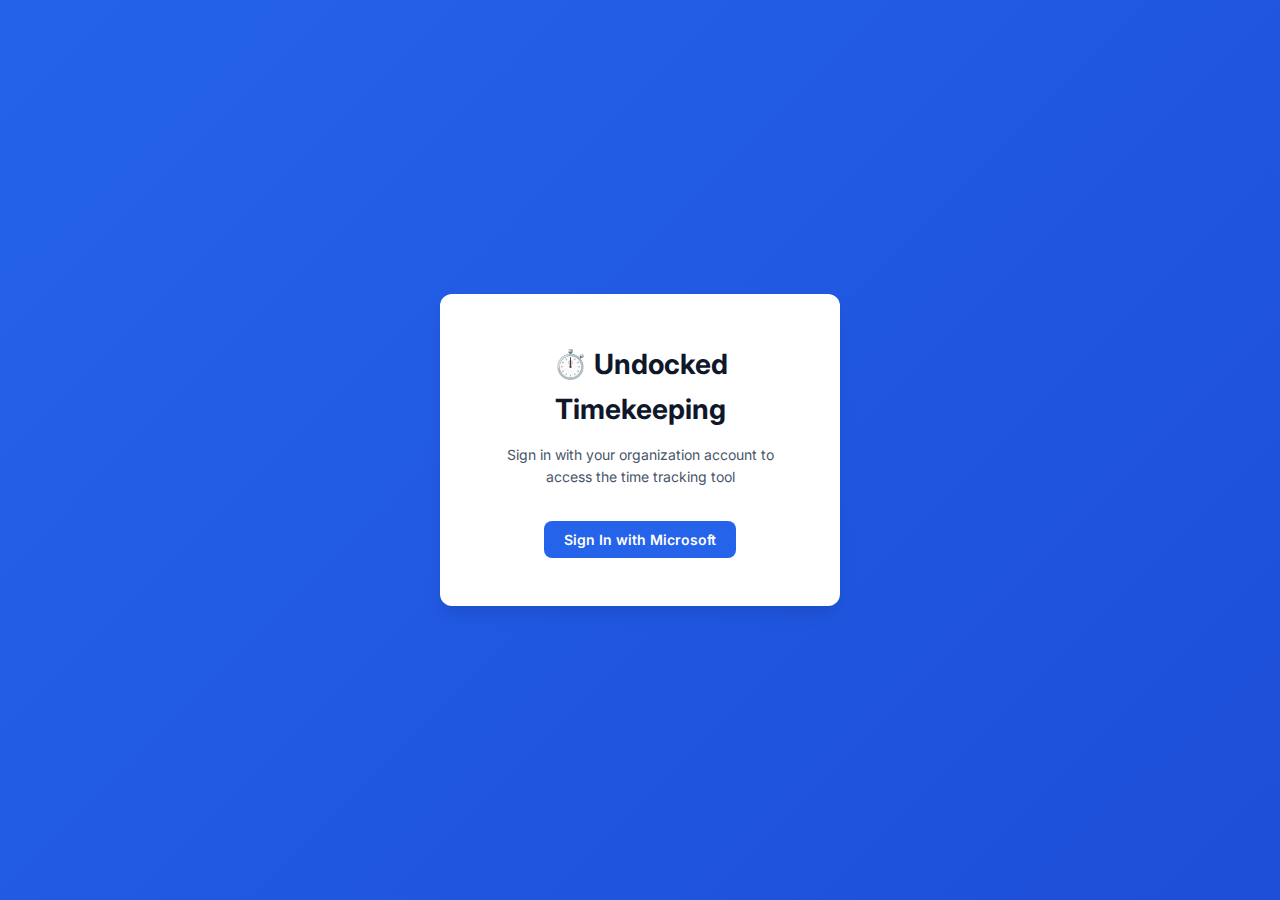
<file: index.html>
<!DOCTYPE html>
<html lang="en">
<head>
  <meta charset="UTF-8" />
  <meta name="viewport" content="width=device-width, initial-scale=1.0" />
  <title>Undocked Timekeeping</title>
  <link rel="stylesheet" href="styles.css" />
  <link rel="preconnect" href="https://fonts.googleapis.com">
  <link rel="preconnect" href="https://fonts.gstatic.com" crossorigin>
  <link href="https://fonts.googleapis.com/css2?family=Inter:wght@400;500;600;700&display=swap" rel="stylesheet">
  <script src="https://alcdn.msauth.net/browser/2.38.0/js/msal-browser.min.js"></script>
</head>
<body>
  <!-- Sign In Page -->
  <div id="signinPage" class="signin-container">
    <div class="signin-card">
      <h1>⏱️ Undocked Timekeeping</h1>
      <p>Sign in with your organization account to access the time tracking tool</p>
      <button class="btn btn-primary" onclick="handleSignIn()">
        Sign In with Microsoft
      </button>
    </div>
  </div>

  <!-- Main Application -->
  <div id="mainApp" class="app-container hidden">
    
    <!-- Sidebar -->
    <aside class="sidebar">
      <div class="sidebar-header">
        <h1>⏱️ Undocked</h1>
        <div class="user-email" id="currentUserEmail">Loading...</div>
      </div>

      <nav class="sidebar-nav">
  <div class="nav-item active" onclick="navigateTo('timeEntry')">
    <span class="nav-icon">📝</span>
    <span>My Time</span>
  </div>
  <div class="nav-item" onclick="navigateTo('metrics')">
    <span class="nav-icon">📊</span>
    <span>Metrics</span>
  </div>
  <div class="nav-item hidden" id="adminNav" onclick="navigateTo('admin')">
    <span class="nav-icon">⚙️</span>
    <span>Admin</span>
  </div>
</nav>

      <div class="sidebar-footer">
        <button class="btn btn-secondary" style="width: 100%;" onclick="handleSignOut()">
          Sign Out
        </button>
      </div>
    </aside>

    <!-- Main Content -->
    <main class="main-content">
      <!-- Time Entry View -->
      <div id="timeEntryView">
        <header class="content-header">
          <h2>My Time Entry</h2>
        </header>
        <div class="content-body">
          <div id="timeEntryContent"></div>
          <div id="myEntriesContent"></div>
        </div>
      </div>

      <!-- Admin View -->
      <div id="adminView" class="hidden">
        <header class="content-header">
          <h2>Admin Panel</h2>
        </header>
        <div class="content-body">
          <div id="adminContent"></div>
        </div>
      </div>

       <!-- Metrics View -->
<div id="metricsView" class="hidden">
  <header class="content-header">
    <h2>Metrics</h2>
  </header>
  <div class="content-body">
    <div id="metricsContent"></div>
  </div>
</div>
    </main>
  </div>
  
  <!-- Load Scripts -->
  <script src="config.js"></script>
  <script src="utils.js"></script>
  <script src="auth.js"></script>
  <script src="timeentry.js"></script>
  <script src="admin.js"></script>
  <script src="metrics.js"></script>

  <script>
    // Navigation
    function navigateTo(view) {
  // Update nav items
  document.querySelectorAll('.nav-item').forEach(item => {
    item.classList.remove('active');
  });
  event.target.closest('.nav-item').classList.add('active');

  // Show/hide views
  document.getElementById('timeEntryView').classList.add('hidden');
  document.getElementById('metricsView').classList.add('hidden');
  document.getElementById('adminView').classList.add('hidden');

  if (view === 'timeEntry') {
    document.getElementById('timeEntryView').classList.remove('hidden');
  } else if (view === 'metrics') {
    document.getElementById('metricsView').classList.remove('hidden');
    if (!metricsManager.initialized) {
      metricsManager.initialize();
    }
  } else if (view === 'admin') {
    document.getElementById('adminView').classList.remove('hidden');
    if (!adminManager.clients.length) {
      adminManager.initialize();
    }
  }
}

    // Sign In Handler
    async function handleSignIn() {
      const result = await authManager.signIn();
      
      if (result.success) {
        document.getElementById('signinPage').classList.add('hidden');
        document.getElementById('mainApp').classList.remove('hidden');
        initializeApp(result);
      } else {
        UI.showError('Sign-in failed. Please try again.');
      }
    }

    // Sign Out Handler
    async function handleSignOut() {
      const result = await authManager.signOut();
      if (result.success) {
        window.location.reload();
      }
    }

    // Initialize App
    function initializeApp(authResult) {
      // Display user email
      document.getElementById('currentUserEmail').textContent = authResult.user.username;

      // Show admin nav if admin
      if (authResult.isAdmin) {
        document.getElementById('adminNav').classList.remove('hidden');
      }

      // Initialize time entry manager
      timeEntryManager.initialize();
    }

    // On Page Load - Try Silent Sign-In
    window.addEventListener('DOMContentLoaded', async () => {
      const result = await authManager.silentSignIn();
      
      if (result.success) {
        document.getElementById('signinPage').classList.add('hidden');
        document.getElementById('mainApp').classList.remove('hidden');
        initializeApp(result);
      } else {
        document.getElementById('signinPage').classList.remove('hidden');
      }
    });
  </script>
</body>
</html>
</file>
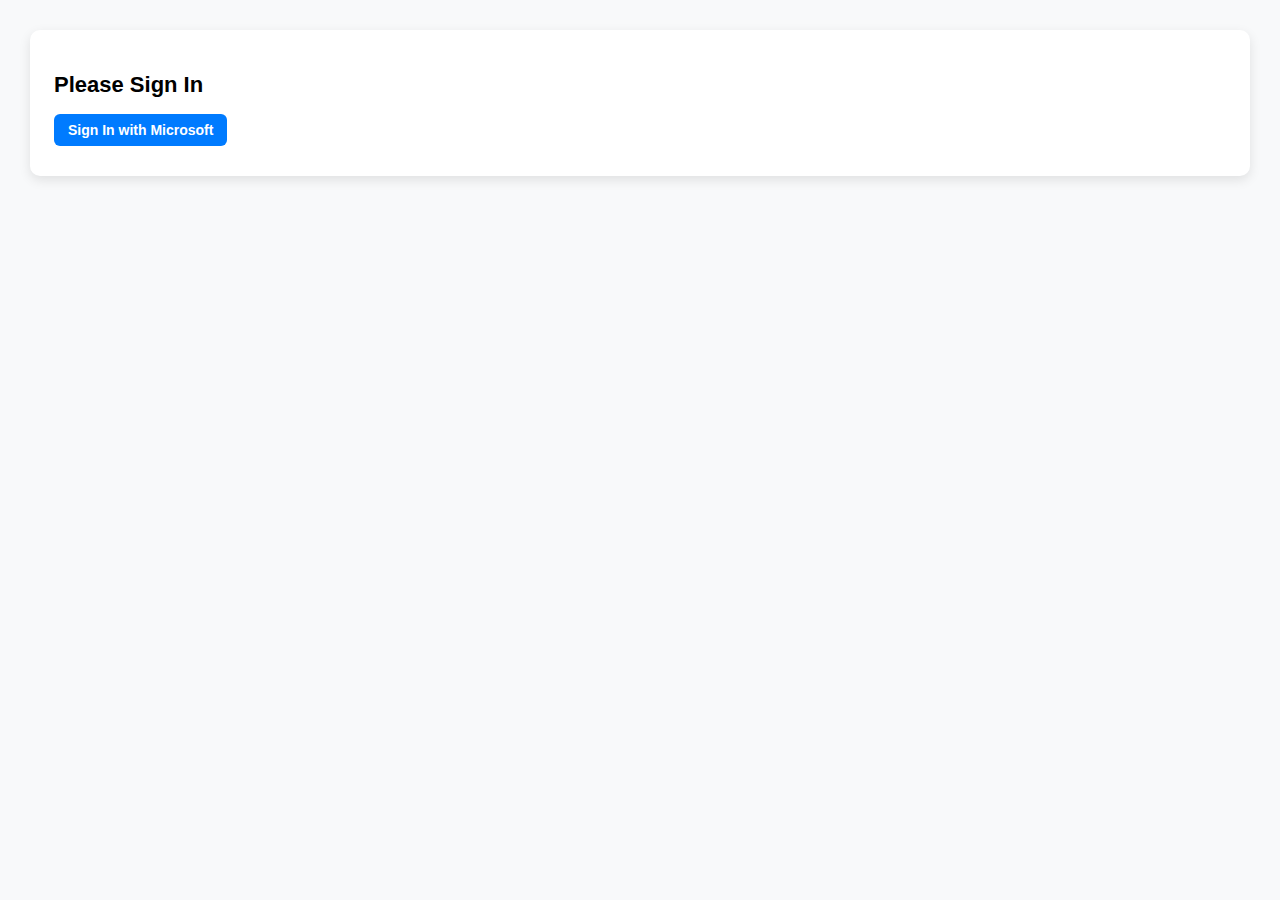
<file: Time Entry 2.0.html>
<!DOCTYPE html>
<html lang="en">
<head>
  <meta charset="UTF-8">
  <meta name="viewport" content="width=device-width, initial-scale=1.0">
  <title>Time Entry 2.0 - Secure</title>
  <style>
    :root {
      --primary: #007bff;
      --primary-hover: #0056b3;
      --gray-bg: #f8f9fa;
      --border-color: #ced4da;
      --font: 'Segoe UI', Tahoma, sans-serif;
      --btn-gray: #6c757d;
      --btn-gray-hover: #5a6268;
      --btn-red: #dc3545;
      --btn-red-hover: #b02a37;
    }
    body {
      font-family: var(--font);
      background: var(--gray-bg);
      margin: 0;
      padding: 30px;
    }
    .section {
      background: white;
      padding: 24px;
      max-width: 1200px;
      margin: 0 auto 24px auto;
      border-radius: 10px;
      box-shadow: 0 4px 12px rgba(0, 0, 0, 0.1);
    }
    h2 {
      font-size: 22px;
      margin-bottom: 16px;
    }
    .btn {
      border: none;
      border-radius: 6px;
      font-weight: 600;
      font-size: 14px;
      cursor: pointer;
      padding: 8px 14px;
      color: white;
      margin: 0 6px 6px 0;
    }
    .btn-primary { background-color: var(--primary); }
    .btn-primary:hover { background-color: var(--primary-hover); }
    .btn-gray { background-color: var(--btn-gray); }
    .btn-gray:hover { background-color: var(--btn-gray-hover); }
    .btn-red { background-color: var(--btn-red); }
    .btn-red:hover { background-color: var(--btn-red-hover); }
    table {
      width: 100%;
      border-collapse: collapse;
      margin-bottom: 10px;
    }
    th, td {
      border: 1px solid var(--border-color);
      padding: 10px;
      text-align: left;
    }
    th.required::after {
      content: " *";
      color: var(--btn-red);
    }
    input, select {
      width: 100%;
      padding: 6px;
      box-sizing: border-box;
    }
    .invalid-hours {
      border: 1px solid var(--btn-red);
      background-color: #ffe5e5;
    }
    .group-section { margin-bottom: 20px; }
    .week-header td {
      background-color: #f1f1f1;
      font-weight: bold;
    }
    .total-row {
      background-color: #e6f0fa;
      font-weight: bold;
    }
    #app { display: none; }
  </style>
</head>
<body>
  <div class="section" id="authSection">
    <h2>Please Sign In</h2>
    <button class="btn btn-primary" onclick="signIn()">Sign In with Microsoft</button>
  </div>

  <div id="app">
    <div class="section">
      <h2>Time Entry</h2>
      <button class="btn btn-primary" onclick="addRow()">Add Time</button>
      <button class="btn btn-primary" onclick="saveAll()">Save All</button>
      <button class="btn btn-red" onclick="removeAll()">Remove All</button>
      <table>
        <thead>
          <tr>
            <th class="required">Name</th>
            <th class="required">Date</th>
            <th class="required">Task</th>
            <th class="required">Hours</th>
            <th>Notes</th>
            <th>Actions</th>
          </tr>
        </thead>
        <tbody id="entryBody"></tbody>
      </table>
    </div>

    <div class="section">
      <h2>Current Entries</h2>
      <div id="currentEntriesContainer"></div>
    </div>
  </div>

  <script src="https://alcdn.msauth.net/browser/2.38.0/js/msal-browser.min.js"></script>
  <script>
    const msalConfig = {
      auth: {
        clientId: 'abe43417-4888-481d-8e63-c335313a3eac',
        authority: 'https://login.microsoftonline.com/94f35210-3fa2-4689-8c39-06670b265f94',
		redirectUri: 'https://netorgft5961137.sharepoint.com/sites/NewBalance984/Taylor/Time%20Entry%202.0.html'
      }
    };
    const msalInstance = new msal.PublicClientApplication(msalConfig);

    async function signIn() {
      try {
        const loginResponse = await msalInstance.loginPopup({ scopes: ["User.Read", "Sites.ReadWrite.All"] });
        document.getElementById("authSection").style.display = "none";
        document.getElementById("app").style.display = "block";
        addRow();
        initDefaultGroup("Taylor");
      } catch (err) {
        console.error("Login failed:", err);
      }
    }

    const entryGroups = {};

    function addRow(data = {}) {
      const table = document.getElementById('entryBody');
      const row = document.createElement('tr');
      row.innerHTML = `
        <td><input type="text" value="${data.name || ''}" required></td>
        <td><input type="date" value="${data.date || ''}" required></td>
        <td><input type="text" value="${data.task || ''}" required></td>
        <td><input type="number" step="0.25" min="0" value="${data.hours ?? 0}" oninput="validateHours(this)"></td>
        <td><input type="text" value="${data.notes || ''}"></td>
        <td>
          <button class="btn btn-primary btn-sm" onclick="saveRow(this)">Save</button>
          <button class="btn btn-gray btn-sm" onclick="copyRow(this)">Copy</button>
          <button class="btn btn-red btn-sm" onclick="removeRow(this)">Remove</button>
        </td>`;
      table.appendChild(row);
    }

    function validateHours(input) {
      const val = parseFloat(input.value);
      input.classList.toggle("invalid-hours", !(val > 0 && val <= 24 && val % 0.25 === 0));
    }

    function copyRow(btn) {
      const row = btn.closest('tr');
      const inputs = row.querySelectorAll('input');
      addRow({
        name: inputs[0].value,
        date: inputs[1].value,
        task: inputs[2].value,
        hours: inputs[3].value,
        notes: inputs[4].value
      });
    }

    function removeRow(btn) {
      const row = btn.closest('tr');
      row.remove();
      if (!document.querySelector('#entryBody tr')) addRow();
    }

    function removeAll() {
      document.getElementById('entryBody').innerHTML = '';
      addRow();
    }

    function saveRow(btn) {
      const row = btn.closest('tr');
      if (validateRow(row)) {
        moveToCurrent(row);
        row.remove();
        if (!document.querySelector('#entryBody tr')) addRow();
      }
    }

    function saveAll() {
      [...document.querySelectorAll('#entryBody tr')].forEach(row => {
        if (validateRow(row)) {
          moveToCurrent(row);
          row.remove();
        }
      });
      if (!document.querySelector('#entryBody tr')) addRow();
    }

    function validateRow(row) {
      let valid = true;
      row.querySelectorAll('input').forEach(input => {
        if (input.type === 'number') validateHours(input);
        if (!input.checkValidity()) valid = false;
      });
      return valid;
    }

    function moveToCurrent(row) {
      const inputs = row.querySelectorAll('input');
      const data = {
        name: inputs[0].value,
        date: inputs[1].value,
        task: inputs[2].value,
        hours: parseFloat(inputs[3].value),
        notes: inputs[4].value
      };
      const weekLabel = getWeekLabel(data.date);

      if (!entryGroups[data.name]) {
        initDefaultGroup(data.name);
      }

      if (!entryGroups[data.name].weeks[weekLabel]) {
        const wrapper = document.createElement('div');
        wrapper.innerHTML = `
          <table>
            <thead><tr><th>Name</th><th>Date</th><th>Task</th><th>Hours</th><th>Notes</th><th>Actions</th></tr></thead>
            <tbody><tr class="week-header"><td colspan="6">${weekLabel}</td></tr></tbody>
          </table>`;
        entryGroups[data.name].container.appendChild(wrapper);
        entryGroups[data.name].weeks[weekLabel] = wrapper.querySelector('tbody');
      }

      const tbody = entryGroups[data.name].weeks[weekLabel];
      const tr = document.createElement('tr');
      tr.innerHTML = `
        <td>${data.name}</td>
        <td>${data.date}</td>
        <td>${data.task}</td>
        <td>${data.hours.toFixed(2)}</td>
        <td>${data.notes}</td>
        <td><button class="btn btn-red btn-sm" onclick="this.closest('tr').remove(); updateTotal('${data.name}', '${weekLabel}')">Delete</button></td>`;
      tbody.appendChild(tr);
      updateTotal(data.name, weekLabel);
    }

    function updateTotal(name, weekLabel) {
      const tbody = entryGroups[name].weeks[weekLabel];
      let total = 0;
      const rows = [...tbody.querySelectorAll('tr')].filter(r => !r.classList.contains('week-header') && !r.classList.contains('total-row'));
      rows.forEach(r => total += parseFloat(r.children[3].textContent));
      let totalRow = tbody.querySelector('.total-row');
      if (!totalRow) {
        totalRow = document.createElement('tr');
        totalRow.className = 'total-row';
        totalRow.innerHTML = `<td colspan="3">Total:</td><td>${total.toFixed(2)}</td><td colspan="2"></td>`;
        tbody.appendChild(totalRow);
      } else {
        totalRow.children[1].textContent = total.toFixed(2);
      }
    }

    function getWeekLabel(dateStr) {
      const d = new Date(dateStr);
      const start = new Date(d);
      start.setDate(d.getDate() - d.getDay());
      const end = new Date(start);
      end.setDate(start.getDate() + 6);
      return `This Week (${start.toISOString().slice(0,10)}–${end.toISOString().slice(0,10)})`;
    }

    function initDefaultGroup(name) {
      if (entryGroups[name]) return;
      const container = document.getElementById('currentEntriesContainer');
      const groupDiv = document.createElement('details');
      groupDiv.open = true;
      groupDiv.className = 'group-section';
      groupDiv.innerHTML = `<summary><strong>${name}'s Entries</strong></summary><div class="group-weeks"></div>`;
      container.appendChild(groupDiv);
      entryGroups[name] = { container: groupDiv.querySelector('.group-weeks'), weeks: {} };
    }
  </script>
</body>
</html>
</file>
<file: styles.css>
/* styles.css - Time Entry Tool Styles */

:root {
  /* Color Palette */
  --primary: #2563eb;
  --primary-hover: #1d4ed8;
  --primary-light: #dbeafe;
  --secondary: #64748b;
  --secondary-hover: #475569;
  --danger: #dc2626;
  --danger-hover: #b91c1c;
  --success: #16a34a;
  --success-hover: #15803d;
  
  /* Neutrals */
  --gray-50: #f8fafc;
  --gray-100: #f1f5f9;
  --gray-200: #e2e8f0;
  --gray-300: #cbd5e1;
  --gray-600: #475569;
  --gray-700: #334155;
  --gray-900: #0f172a;
  
  /* Layout */
  --sidebar-width: 240px;
  --header-height: 64px;
  
  /* Typography */
  --font-sans: 'Inter', -apple-system, BlinkMacSystemFont, 'Segoe UI', sans-serif;
  --font-mono: 'JetBrains Mono', 'Courier New', monospace;
  
  /* Shadows */
  --shadow-sm: 0 1px 2px 0 rgba(0, 0, 0, 0.05);
  --shadow-md: 0 4px 6px -1px rgba(0, 0, 0, 0.1);
  --shadow-lg: 0 10px 15px -3px rgba(0, 0, 0, 0.1);
  
  /* Border Radius */
  --radius-sm: 4px;
  --radius-md: 8px;
  --radius-lg: 12px;
}

* {
  margin: 0;
  padding: 0;
  box-sizing: border-box;
}

body {
  font-family: var(--font-sans);
  background: var(--gray-50);
  color: var(--gray-900);
  line-height: 1.6;
  overflow-x: hidden;
}

/* Layout Structure */
.app-container {
  display: flex;
  height: 100vh;
}

/* Sidebar */
.sidebar {
  width: var(--sidebar-width);
  background: white;
  border-right: 1px solid var(--gray-200);
  display: flex;
  flex-direction: column;
  box-shadow: var(--shadow-sm);
}

.sidebar-header {
  padding: 20px;
  border-bottom: 1px solid var(--gray-200);
}

.sidebar-header h1 {
  font-size: 18px;
  font-weight: 700;
  color: var(--gray-900);
  margin-bottom: 4px;
}

.sidebar-header .user-email {
  font-size: 12px;
  color: var(--gray-600);
  word-break: break-word;
}

.sidebar-nav {
  flex: 1;
  padding: 16px 0;
}

.nav-item {
  display: flex;
  align-items: center;
  padding: 12px 20px;
  color: var(--gray-700);
  cursor: pointer;
  transition: all 0.2s;
  border-left: 3px solid transparent;
  font-weight: 500;
  font-size: 14px;
}

.nav-item:hover {
  background: var(--gray-100);
  color: var(--primary);
}

.nav-item.active {
  background: var(--primary-light);
  color: var(--primary);
  border-left-color: var(--primary);
}

.nav-icon {
  margin-right: 12px;
  font-size: 18px;
}

.sidebar-footer {
  padding: 16px 20px;
  border-top: 1px solid var(--gray-200);
}

/* Main Content */
.main-content {
  flex: 1;
  display: flex;
  flex-direction: column;
  overflow: hidden;
}

.content-header {
  height: var(--header-height);
  background: white;
  border-bottom: 1px solid var(--gray-200);
  display: flex;
  align-items: center;
  justify-content: space-between;
  padding: 0 32px;
  box-shadow: var(--shadow-sm);
}

.content-header h2 {
  font-size: 24px;
  font-weight: 700;
  color: var(--gray-900);
}

.content-body {
  flex: 1;
  overflow-y: auto;
  padding: 32px;
  min-height: 0;
}

#timeEntryView,
#adminView {
  display: flex;
  flex-direction: column;
  height: 100%;
}
/* Cards & Sections */
.card {
  background: white;
  border-radius: var(--radius-lg);
  padding: 24px;
  margin-bottom: 24px;
  box-shadow: var(--shadow-md);
  border: 1px solid var(--gray-200);
}

.card-header {
  margin-bottom: 20px;
  padding-bottom: 16px;
  border-bottom: 2px solid var(--gray-100);
}

.card-title {
  font-size: 18px;
  font-weight: 700;
  color: var(--gray-900);
}

.card-subtitle {
  font-size: 14px;
  color: var(--gray-600);
  margin-top: 4px;
}

/* Forms */
.form-row {
  display: grid;
  grid-template-columns: repeat(auto-fit, minmax(200px, 1fr));
  gap: 16px;
  margin-bottom: 16px;
}

.form-group {
  display: flex;
  flex-direction: column;
}

.form-label {
  font-size: 14px;
  font-weight: 600;
  color: var(--gray-700);
  margin-bottom: 6px;
}

.form-label.required::after {
  content: ' *';
  color: var(--danger);
}

.form-input,
.form-select {
  padding: 10px 12px;
  border: 1px solid var(--gray-300);
  border-radius: var(--radius-md);
  font-size: 14px;
  font-family: var(--font-sans);
  transition: all 0.2s;
  background: white;
}

.form-input:focus,
.form-select:focus {
  outline: none;
  border-color: var(--primary);
  box-shadow: 0 0 0 3px var(--primary-light);
}

.form-input:disabled,
.form-select:disabled {
  background: var(--gray-100);
  cursor: not-allowed;
}

.form-input.error {
  border-color: var(--danger);
}

.form-error {
  font-size: 12px;
  color: var(--danger);
  margin-top: 4px;
}

/* Buttons */
.btn {
  padding: 10px 20px;
  border: none;
  border-radius: var(--radius-md);
  font-size: 14px;
  font-weight: 600;
  cursor: pointer;
  transition: all 0.2s;
  display: inline-flex;
  align-items: center;
  gap: 8px;
  font-family: var(--font-sans);
}

.btn:disabled {
  opacity: 0.5;
  cursor: not-allowed;
}

.btn-primary {
  background: var(--primary);
  color: white;
}

.btn-primary:hover:not(:disabled) {
  background: var(--primary-hover);
  transform: translateY(-1px);
  box-shadow: var(--shadow-md);
}

.btn-secondary {
  background: var(--secondary);
  color: white;
}

.btn-secondary:hover:not(:disabled) {
  background: var(--secondary-hover);
}

.btn-danger {
  background: var(--danger);
  color: white;
}

.btn-danger:hover:not(:disabled) {
  background: var(--danger-hover);
}

.btn-outline {
  background: white;
  color: var(--primary);
  border: 1px solid var(--primary);
}

.btn-outline:hover:not(:disabled) {
  background: var(--primary-light);
}

.btn-sm {
  padding: 6px 12px;
  font-size: 12px;
}

.btn-group {
  display: flex;
  gap: 12px;
  margin-top: 20px;
}

/* Tables */
.table-container {
  overflow-x: auto;
  margin-top: 16px;
}

table {
  width: 100%;
  border-collapse: collapse;
  font-size: 14px;
}

thead {
  background: var(--gray-100);
}

th {
  text-align: left;
  padding: 12px;
  font-weight: 600;
  color: var(--gray-700);
  border-bottom: 2px solid var(--gray-300);
}

td {
  padding: 12px;
  border-bottom: 1px solid var(--gray-200);
}

tbody tr:hover {
  background: var(--gray-50);
}

.table-actions {
  display: flex;
  gap: 8px;
}

/* Empty State */
.empty-state {
  text-align: center;
  padding: 48px 24px;
  color: var(--gray-600);
}

.empty-state-icon {
  font-size: 48px;
  margin-bottom: 16px;
  opacity: 0.5;
}

.empty-state-title {
  font-size: 18px;
  font-weight: 600;
  margin-bottom: 8px;
  color: var(--gray-700);
}

.empty-state-text {
  font-size: 14px;
}

/* Loading State */
.loading {
  display: flex;
  align-items: center;
  justify-content: center;
  padding: 48px;
}

.spinner {
  border: 3px solid var(--gray-200);
  border-top-color: var(--primary);
  border-radius: 50%;
  width: 40px;
  height: 40px;
  animation: spin 0.8s linear infinite;
}

@keyframes spin {
  to { transform: rotate(360deg); }
}

/* Badges */
.badge {
  display: inline-flex;
  align-items: center;
  padding: 4px 10px;
  border-radius: 12px;
  font-size: 12px;
  font-weight: 600;
}

.badge-success {
  background: #dcfce7;
  color: var(--success);
}

.badge-warning {
  background: #fef3c7;
  color: #d97706;
}

.badge-info {
  background: var(--primary-light);
  color: var(--primary);
}

/* Utility Classes */
.hidden {
  display: none !important;
}

.text-center {
  text-align: center;
}

.text-right {
  text-align: right;
}

.mt-1 { margin-top: 8px; }
.mt-2 { margin-top: 16px; }
.mt-3 { margin-top: 24px; }
.mb-1 { margin-bottom: 8px; }
.mb-2 { margin-bottom: 16px; }
.mb-3 { margin-bottom: 24px; }

/* Sign In Page */
.signin-container {
  display: flex;
  align-items: center;
  justify-content: center;
  min-height: 100vh;
  background: linear-gradient(135deg, var(--primary) 0%, var(--primary-hover) 100%);
}

.signin-card {
  background: white;
  padding: 48px;
  border-radius: var(--radius-lg);
  box-shadow: var(--shadow-lg);
  text-align: center;
  max-width: 400px;
  width: 90%;
}

.signin-card h1 {
  font-size: 28px;
  margin-bottom: 12px;
  color: var(--gray-900);
}

.signin-card p {
  color: var(--gray-600);
  margin-bottom: 32px;
  font-size: 14px;
}

/* Responsive */
@media (max-width: 768px) {
  .sidebar {
    position: fixed;
    left: -100%;
    transition: left 0.3s;
    z-index: 100;
  }
  
  .sidebar.open {
    left: 0;
  }
  
  .form-row {
    grid-template-columns: 1fr;
  }
}

/* Week Summary */
.week-summary {
  display: flex;
  justify-content: space-between;
  padding: 16px;
  background: var(--gray-50);
  border-radius: var(--radius-md);
  margin-bottom: 16px;
}

.week-summary-item {
  text-align: center;
}

.week-summary-label {
  font-size: 12px;
  color: var(--gray-600);
  text-transform: uppercase;
  letter-spacing: 0.5px;
}

.week-summary-value {
  font-size: 24px;
  font-weight: 700;
  color: var(--gray-900);
  margin-top: 4px;
}

/* Admin Panel Specific */
.admin-grid {
  display: grid;
  grid-template-columns: repeat(auto-fit, minmax(300px, 1fr));
  gap: 24px;
}

.stat-card {
  background: linear-gradient(135deg, var(--primary) 0%, var(--primary-hover) 100%);
  color: white;
  padding: 24px;
  border-radius: var(--radius-lg);
  box-shadow: var(--shadow-md);
}

.stat-card h3 {
  font-size: 14px;
  font-weight: 600;
  opacity: 0.9;
  margin-bottom: 8px;
}

.stat-card .stat-value {
  font-size: 36px;
  font-weight: 700;
}

/* User Search Dropdown */
.user-search-results {
  position: absolute;
  top: 100%;
  left: 0;
  right: 0;
  background: white;
  border: 1px solid var(--gray-300);
  border-radius: 4px;
  max-height: 200px;
  overflow-y: auto;
  box-shadow: var(--shadow-md);
  z-index: 1001;
  display: none;
  margin-top: 4px;
}

.user-search-item {
  padding: 10px 12px;
  cursor: pointer;
  border-bottom: 1px solid var(--gray-200);
}

.user-search-item:last-child {
  border-bottom: none;
}

.user-search-item:hover {
  background: var(--gray-100);
}

.user-search-name {
  font-weight: 500;
  color: var(--gray-900);
  font-size: 14px;
}

.user-search-email {
  font-size: 12px;
  color: var(--gray-600);
  margin-top: 2px;
}
</file>
